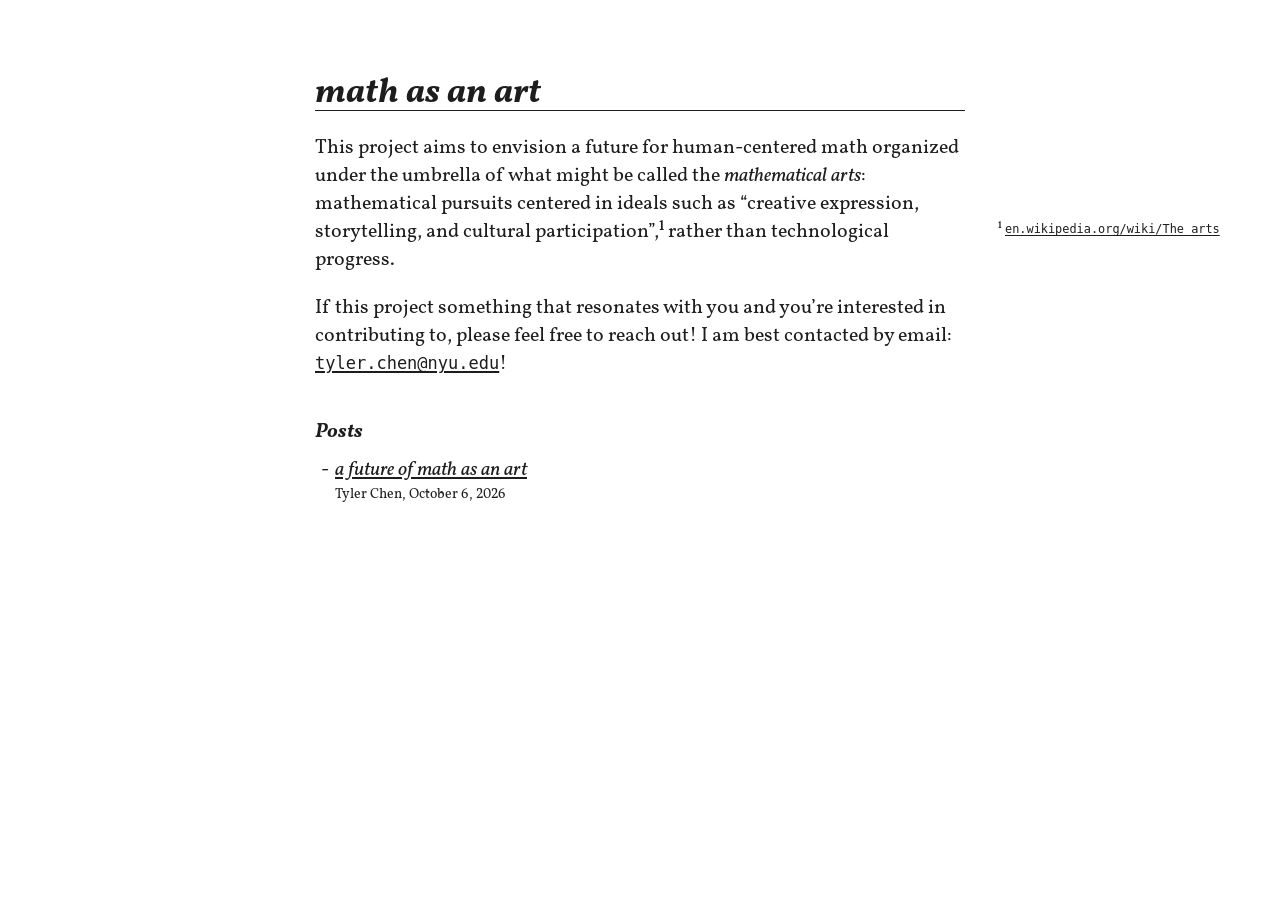
<file: index.html>
<!DOCTYPE html>
<html lang="en">
<head>
  <meta charset="utf-8">
  <title>math as an art</title>
  <meta name="description" content="math as an art">
  <meta name="viewport" content="width=device-width, initial-scale=1">

  <link rel="icon" href="icon.ico">
  <link rel="stylesheet" href="css/landing.css">
  <link rel="stylesheet" href="css/print.css" media="print">
</head>
<body>
<div id="contentContainer">


<h1>math as an art</h1>
<p>This project aims to envision a future for human-centered math organized under the umbrella of what might be called the <em>mathematical arts</em>: mathematical pursuits centered in ideals such as “creative expression, storytelling, and cultural participation”,<input type="checkbox" id="sn-1" class="sidenote-toggle"><label for="sn-1" class="sidenote-ref"></label><span class="sidenote"><a href="https://en.wikipedia.org/wiki/The_arts"><code>en.wikipedia.org/wiki/The_arts</code></a></span> rather than technological progress.</p>
<p>If this project something that resonates with you and you’re interested in contributing to, please feel free to reach out! I am best contacted by email: <a href="mailto:tyler.chen@nyu.edu"><code>tyler.chen@nyu.edu</code></a>!</p>
<h2 id="posts">Posts</h2>
<ul class="posts">
<li><a href="a-future-of-math-as-an-art/" class="post-title">a future of math as an art</a><span class="post-meta">Tyler Chen, October 6, 2026</span></li>
</ul>

</div>
</body>
</html>
</file>
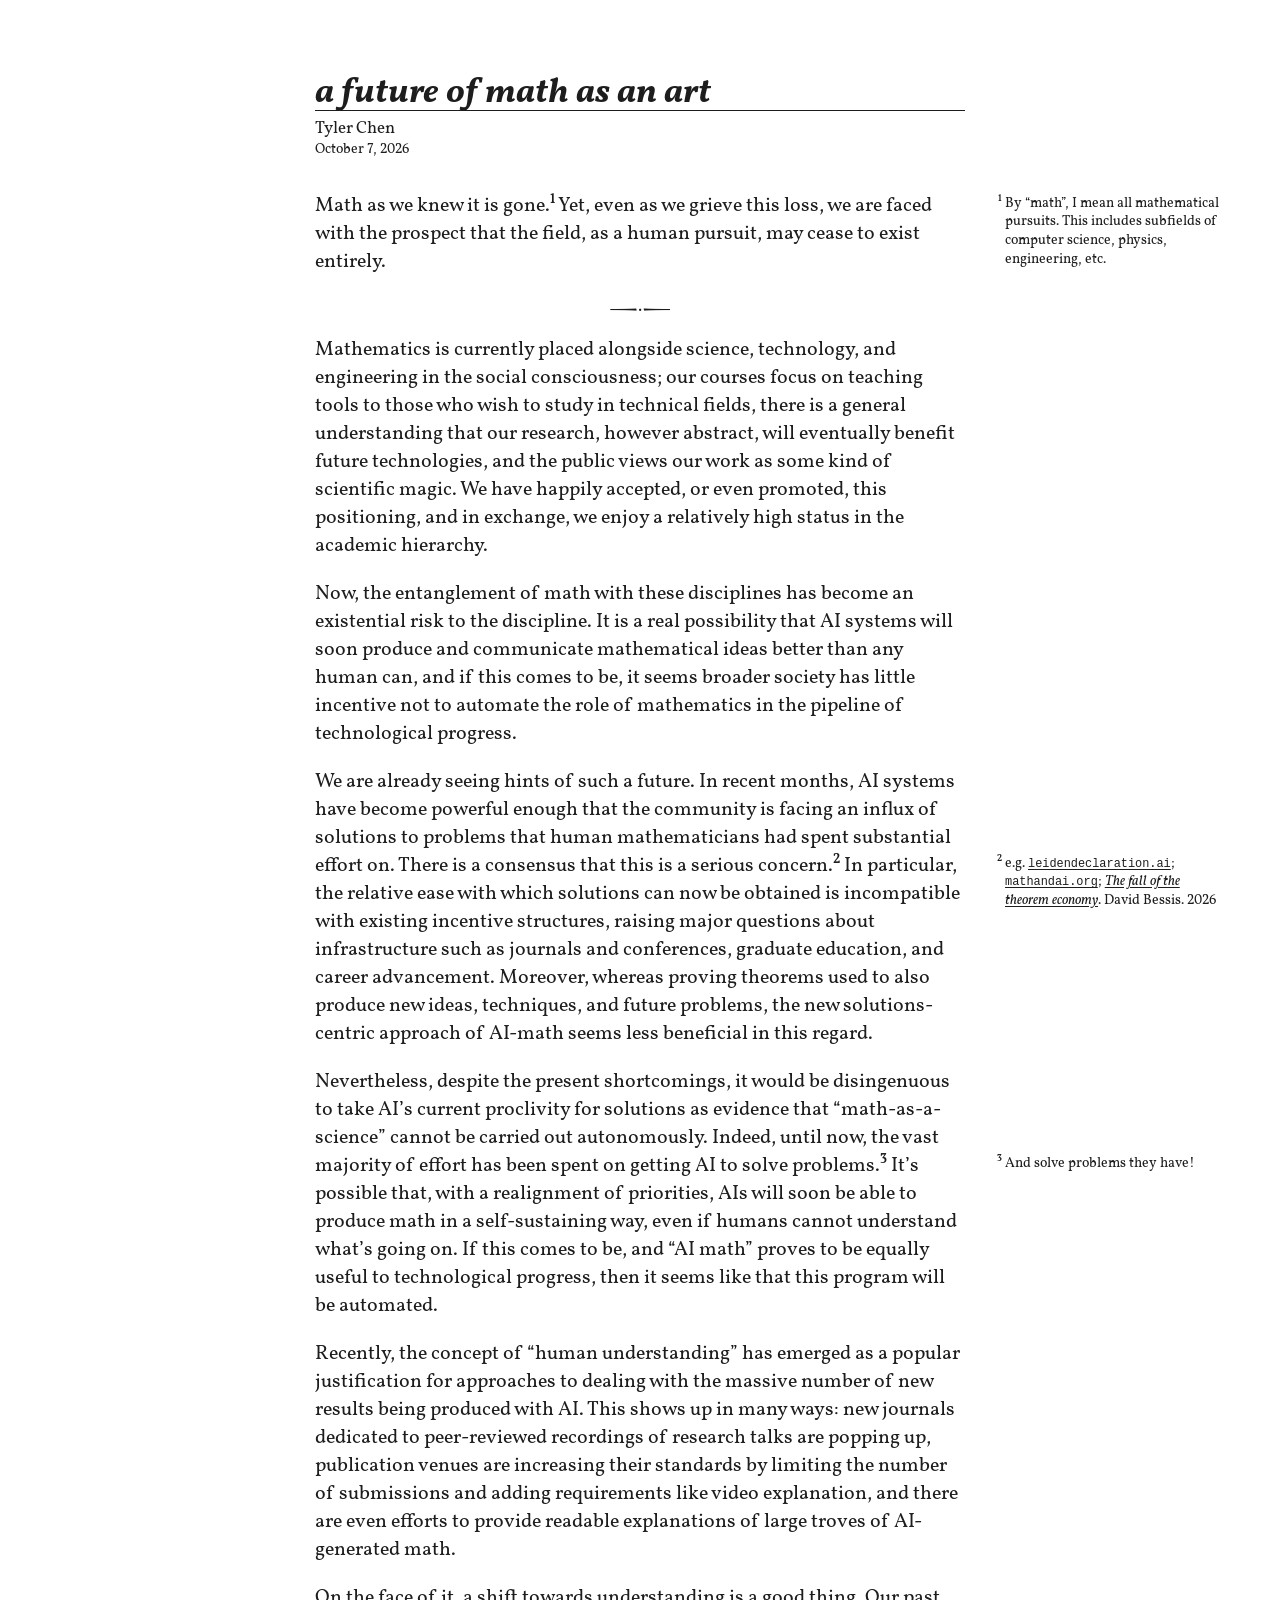
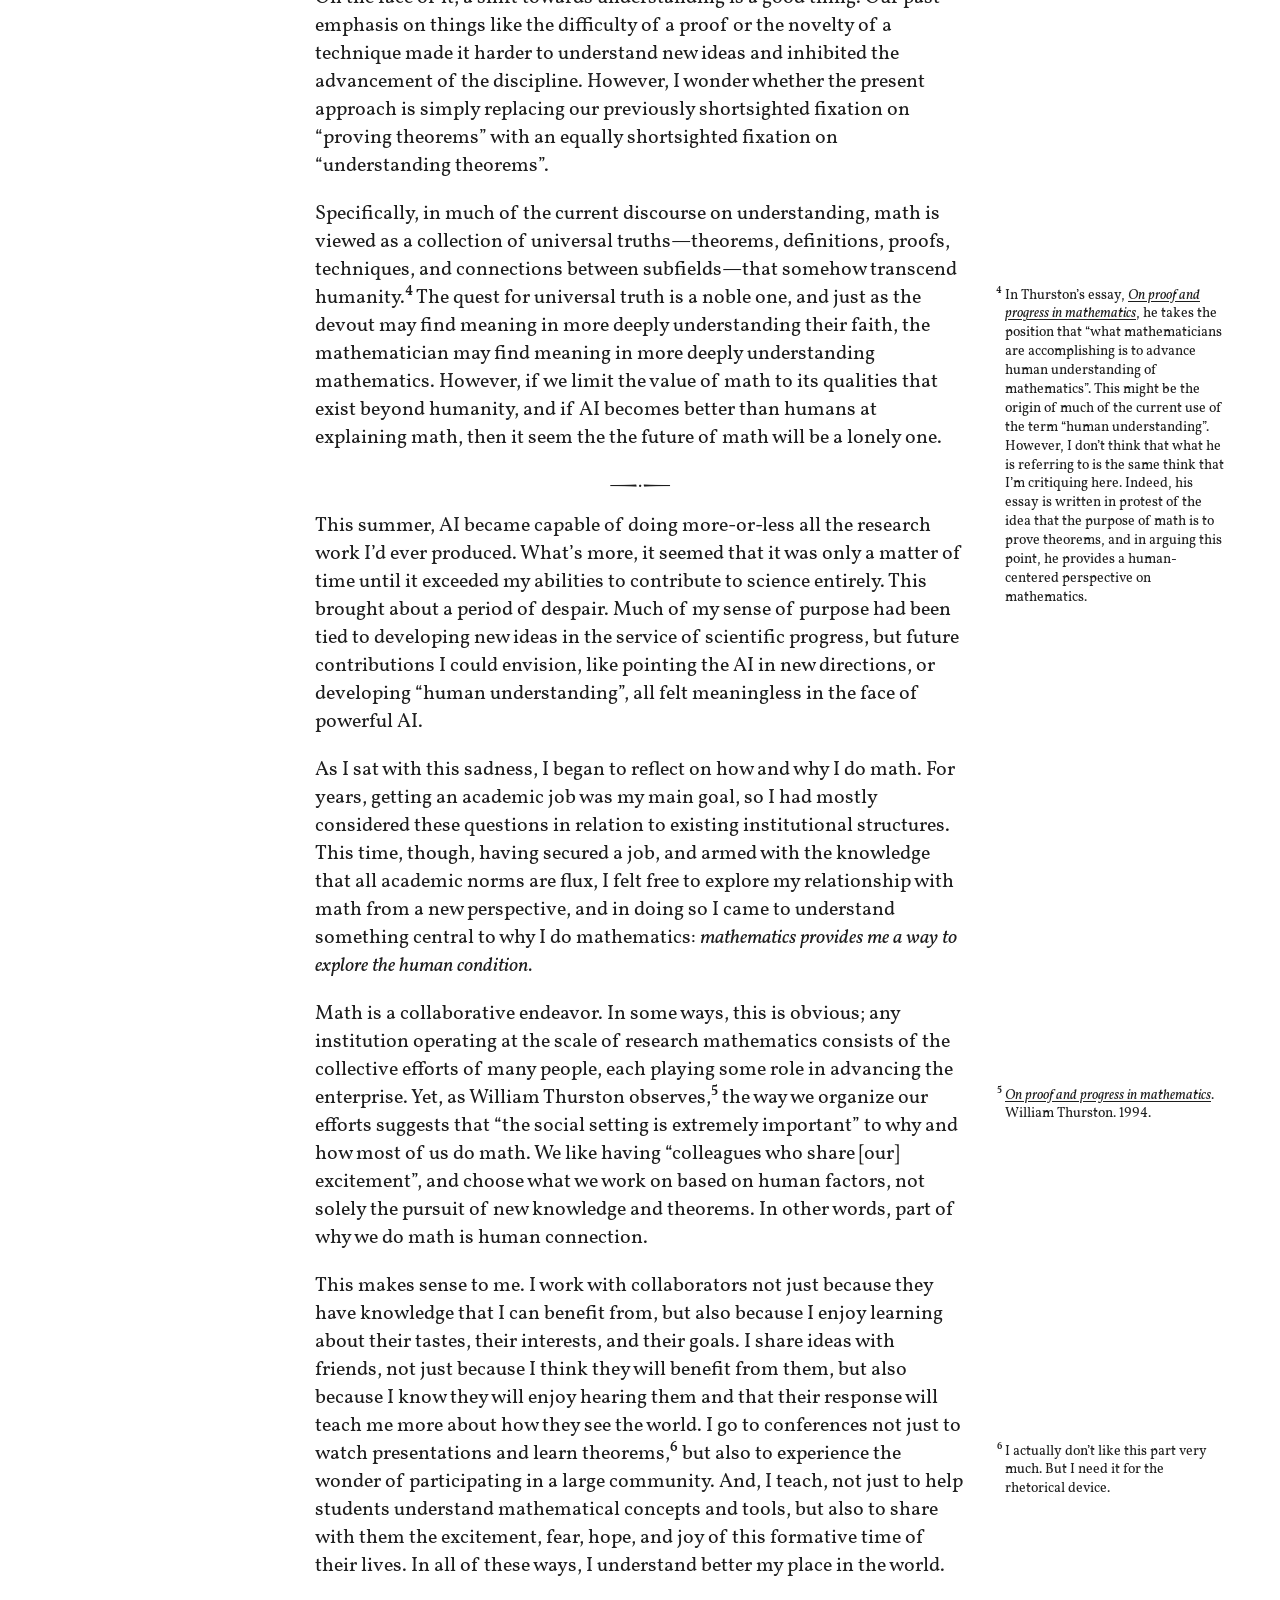
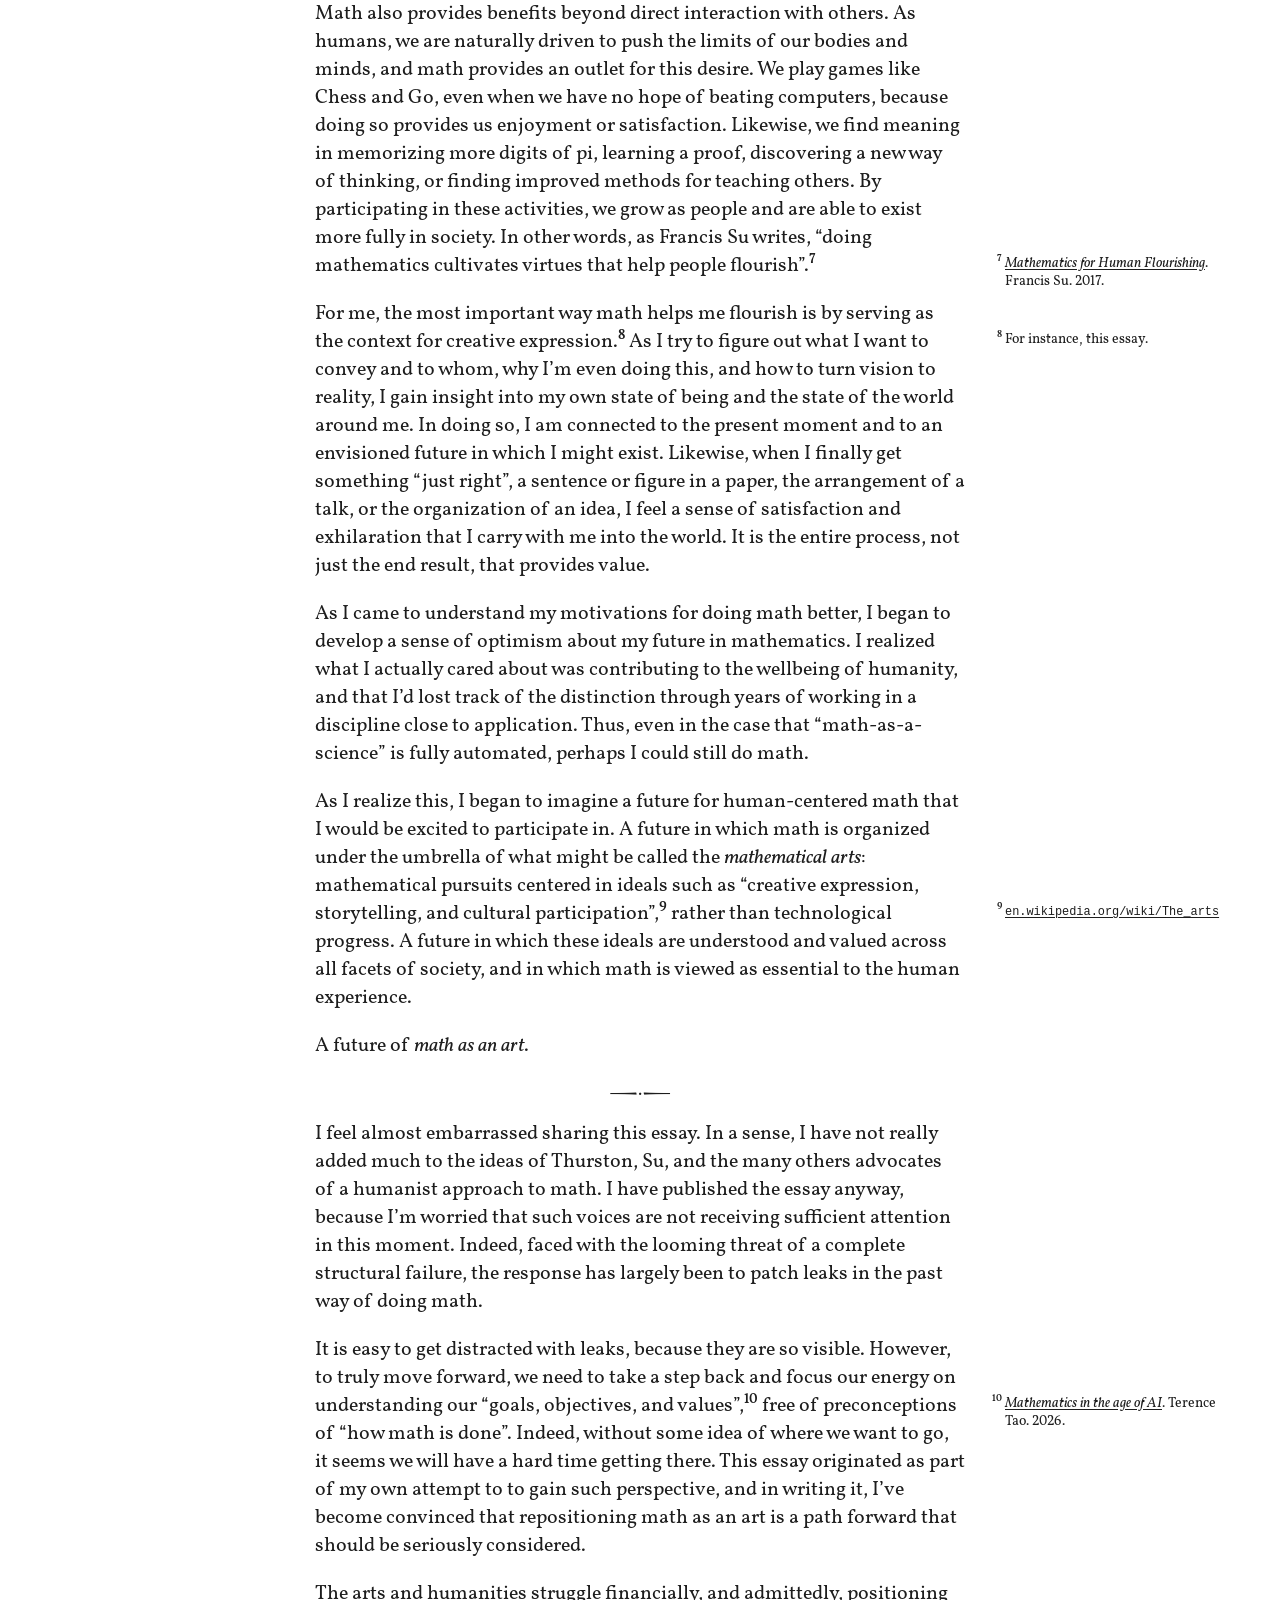
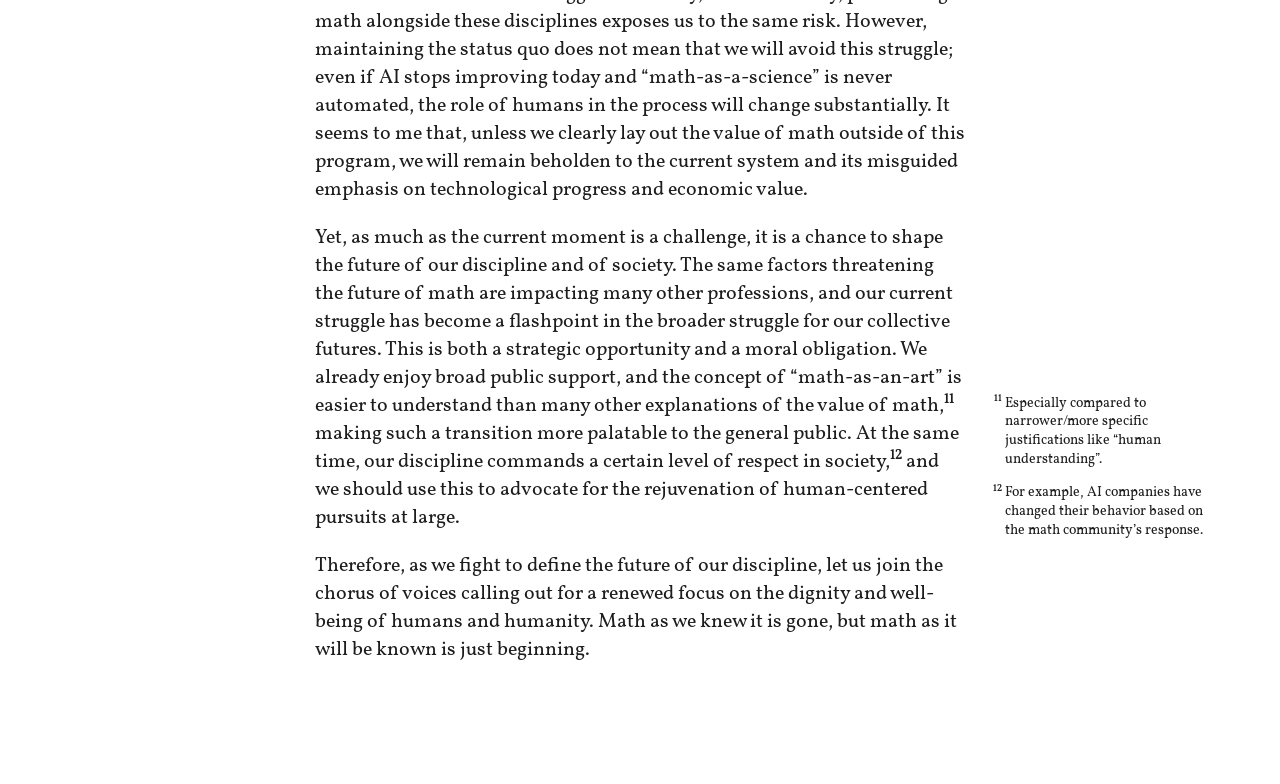
<file: a-future-of-math-as-an-art/index.html>
<!DOCTYPE html>
<html lang="en">
<head>
  <meta charset="utf-8">
  <title>a future of math as an art</title>
  <meta name="author" content="Tyler Chen">
  <meta name="institution" content="NYU Shanghai">
  <meta name="date" content="October 7, 2026">
  <meta name="keywords" content="mathematics, arts, artificial intelligence, future">
  <meta name="description" content="a future of math as an art">
  <meta name="viewport" content="width=device-width, initial-scale=1">

  <link rel="icon" href="../icon.ico">
  <link rel="stylesheet" href="../css/landing.css">
  <link rel="stylesheet" href="../css/print.css" media="print">
</head>
<body>
<div id="contentContainer">


<h1>a future of math as an art</h1>
<p class="byline"><span class="author">Tyler Chen</span> <span class="date">October 7, 2026</span></p>
<p>Math as we knew it is gone.<input type="checkbox" id="sn-1" class="sidenote-toggle"><label for="sn-1" class="sidenote-ref"></label><span class="sidenote">By “math”, I mean all mathematical pursuits. This includes subfields of computer science, physics, engineering, etc.</span> Yet, even as we grieve this loss, we are faced with the prospect that the field, as a human pursuit, may cease to exist entirely.</p>
<div class="divider">
-.-
</div>
<p>Mathematics is currently placed alongside science, technology, and engineering in the social consciousness; our courses focus on teaching tools to those who wish to study in technical fields, there is a general understanding that our research, however abstract, will eventually benefit future technologies, and the public views our work as some kind of scientific magic. We have happily accepted, or even promoted, this positioning, and in exchange, we enjoy a relatively high status in the academic hierarchy.</p>
<p>Now, the entanglement of math with these disciplines has become an existential risk to the discipline. It is a real possibility that AI systems will soon produce and communicate mathematical ideas better than any human can, and if this comes to be, it seems broader society has little incentive not to automate the role of mathematics in the pipeline of technological progress.</p>
<p>We are already seeing hints of such a future. In recent months, AI systems have become powerful enough that the community is facing an influx of solutions to problems that human mathematicians had spent substantial effort on. There is a consensus that this is a serious concern.<input type="checkbox" id="sn-2" class="sidenote-toggle"><label for="sn-2" class="sidenote-ref"></label><span class="sidenote">e.g. <a href="https://leidendeclaration.ai/"><code>leidendeclaration.ai</code></a>; <a href="https://mathandai.org"><code>mathandai.org</code></a>; <a href="https://davidbessis.substack.com/p/the-fall-of-the-theorem-economy"><em>The fall of the theorem economy</em></a>. David Bessis. 2026</span> In particular, the relative ease with which solutions can now be obtained is incompatible with existing incentive structures, raising major questions about infrastructure such as journals and conferences, graduate education, and career advancement. Moreover, whereas proving theorems used to also produce new ideas, techniques, and future problems, the new solutions-centric approach of AI-math seems less beneficial in this regard.</p>
<p>Nevertheless, despite the present shortcomings, it would be disingenuous to take AI’s current proclivity for solutions as evidence that “math-as-a-science” cannot be carried out autonomously. Indeed, until now, the vast majority of effort has been spent on getting AI to solve problems.<input type="checkbox" id="sn-3" class="sidenote-toggle"><label for="sn-3" class="sidenote-ref"></label><span class="sidenote">And solve problems they have!</span> It’s possible that, with a realignment of priorities, AIs will soon be able to produce math in a self-sustaining way, even if humans cannot understand what’s going on. If this comes to be, and “AI math” proves to be equally useful to technological progress, then it seems like that this program will be automated.</p>
<p>Recently, the concept of “human understanding” has emerged as a popular justification for approaches to dealing with the massive number of new results being produced with AI. This shows up in many ways: new journals dedicated to peer-reviewed recordings of research talks are popping up, publication venues are increasing their standards by limiting the number of submissions and adding requirements like video explanation, and there are even efforts to provide readable explanations of large troves of AI-generated math.</p>
<p>On the face of it, a shift towards understanding is a good thing. Our past emphasis on things like the difficulty of a proof or the novelty of a technique made it harder to understand new ideas and inhibited the advancement of the discipline. However, I wonder whether the present approach is simply replacing our previously shortsighted fixation on “proving theorems” with an equally shortsighted fixation on “understanding theorems”.</p>
<p>Specifically, in much of the current discourse on understanding, math is viewed as a collection of universal truths—theorems, definitions, proofs, techniques, and connections between subfields—that somehow transcend humanity.<input type="checkbox" id="sn-4" class="sidenote-toggle"><label for="sn-4" class="sidenote-ref"></label><span class="sidenote">In Thurston’s essay, <a href="https://arxiv.org/pdf/math/9404236"><em>On proof and progress in mathematics</em></a>, he takes the position that “what mathematicians are accomplishing is to advance human understanding of mathematics”. This might be the origin of much of the current use of the term “human understanding”. However, I don’t think that what he is referring to is the same think that I’m critiquing here. Indeed, his essay is written in protest of the idea that the purpose of math is to prove theorems, and in arguing this point, he provides a human-centered perspective on mathematics.</span> The quest for universal truth is a noble one, and just as the devout may find meaning in more deeply understanding their faith, the mathematician may find meaning in more deeply understanding mathematics. However, if we limit the value of math to its qualities that exist beyond humanity, and if AI becomes better than humans at explaining math, then it seem the the future of math will be a lonely one.</p>
<div class="divider">
-.-
</div>
<p>This summer, AI became capable of doing more-or-less all the research work I’d ever produced. What’s more, it seemed that it was only a matter of time until it exceeded my abilities to contribute to science entirely. This brought about a period of despair. Much of my sense of purpose had been tied to developing new ideas in the service of scientific progress, but future contributions I could envision, like pointing the AI in new directions, or developing “human understanding”, all felt meaningless in the face of powerful AI.</p>
<p>As I sat with this sadness, I began to reflect on how and why I do math. For years, getting an academic job was my main goal, so I had mostly considered these questions in relation to existing institutional structures. This time, though, having secured a job, and armed with the knowledge that all academic norms are flux, I felt free to explore my relationship with math from a new perspective, and in doing so I came to understand something central to why I do mathematics: <em>mathematics provides me a way to explore the human condition.</em></p>
<p>Math is a collaborative endeavor. In some ways, this is obvious; any institution operating at the scale of research mathematics consists of the collective efforts of many people, each playing some role in advancing the enterprise. Yet, as William Thurston observes,<input type="checkbox" id="sn-5" class="sidenote-toggle"><label for="sn-5" class="sidenote-ref"></label><span class="sidenote"><a href="https://arxiv.org/pdf/math/9404236"><em>On proof and progress in mathematics</em></a>. William Thurston. 1994.</span> the way we organize our efforts suggests that “the social setting is extremely important” to why and how most of us do math. We like having “colleagues who share [our] excitement”, and choose what we work on based on human factors, not solely the pursuit of new knowledge and theorems. In other words, part of why we do math is human connection.</p>
<p>This makes sense to me. I work with collaborators not just because they have knowledge that I can benefit from, but also because I enjoy learning about their tastes, their interests, and their goals. I share ideas with friends, not just because I think they will benefit from them, but also because I know they will enjoy hearing them and that their response will teach me more about how they see the world. I go to conferences not just to watch presentations and learn theorems,<input type="checkbox" id="sn-6" class="sidenote-toggle"><label for="sn-6" class="sidenote-ref"></label><span class="sidenote">I actually don’t like this part very much. But I need it for the rhetorical device.</span> but also to experience the wonder of participating in a large community. And, I teach, not just to help students understand mathematical concepts and tools, but also to share with them the excitement, fear, hope, and joy of this formative time of their lives. In all of these ways, I understand better my place in the world.</p>
<p>Math also provides benefits beyond direct interaction with others. As humans, we are naturally driven to push the limits of our bodies and minds, and math provides an outlet for this desire. We play games like Chess and Go, even when we have no hope of beating computers, because doing so provides us enjoyment or satisfaction. Likewise, we find meaning in memorizing more digits of pi, learning a proof, discovering a new way of thinking, or finding improved methods for teaching others. By participating in these activities, we grow as people and are able to exist more fully in society. In other words, as Francis Su writes, “doing mathematics cultivates virtues that help people flourish”.<input type="checkbox" id="sn-7" class="sidenote-toggle"><label for="sn-7" class="sidenote-ref"></label><span class="sidenote"><a href="https://francissu.substack.com/p/mathematics-for-human-flourishing"><em>Mathematics for Human Flourishing</em></a>. Francis Su. 2017.</span></p>
<p>For me, the most important way math helps me flourish is by serving as the context for creative expression.<input type="checkbox" id="sn-8" class="sidenote-toggle"><label for="sn-8" class="sidenote-ref"></label><span class="sidenote">For instance, this essay.</span> As I try to figure out what I want to convey and to whom, why I’m even doing this, and how to turn vision to reality, I gain insight into my own state of being and the state of the world around me. In doing so, I am connected to the present moment and to an envisioned future in which I might exist. Likewise, when I finally get something “just right”, a sentence or figure in a paper, the arrangement of a talk, or the organization of an idea, I feel a sense of satisfaction and exhilaration that I carry with me into the world. It is the entire process, not just the end result, that provides value.</p>
<p>As I came to understand my motivations for doing math better, I began to develop a sense of optimism about my future in mathematics. I realized what I actually cared about was contributing to the wellbeing of humanity, and that I’d lost track of the distinction through years of working in a discipline close to application. Thus, even in the case that “math-as-a-science” is fully automated, perhaps I could still do math.</p>
<p>As I realize this, I began to imagine a future for human-centered math that I would be excited to participate in. A future in which math is organized under the umbrella of what might be called the <em>mathematical arts</em>: mathematical pursuits centered in ideals such as “creative expression, storytelling, and cultural participation”,<input type="checkbox" id="sn-9" class="sidenote-toggle"><label for="sn-9" class="sidenote-ref"></label><span class="sidenote"><a href="https://en.wikipedia.org/wiki/The_arts"><code>en.wikipedia.org/wiki/The_arts</code></a></span> rather than technological progress. A future in which these ideals are understood and valued across all facets of society, and in which math is viewed as essential to the human experience.</p>
<p>A future of <em>math as an art</em>.</p>
<div class="divider">
-.-
</div>
<p>I feel almost embarrassed sharing this essay. In a sense, I have not really added much to the ideas of Thurston, Su, and the many others advocates of a humanist approach to math. I have published the essay anyway, because I’m worried that such voices are not receiving sufficient attention in this moment. Indeed, faced with the looming threat of a complete structural failure, the response has largely been to patch leaks in the past way of doing math.</p>
<p>It is easy to get distracted with leaks, because they are so visible. However, to truly move forward, we need to take a step back and focus our energy on understanding our “goals, objectives, and values”,<input type="checkbox" id="sn-10" class="sidenote-toggle"><label for="sn-10" class="sidenote-ref"></label><span class="sidenote"><a href="https://arxiv.org/pdf/2608.16753"><em>Mathematics in the age of AI</em></a>. Terence Tao. 2026.</span> free of preconceptions of “how math is done”. Indeed, without some idea of where we want to go, it seems we will have a hard time getting there. This essay originated as part of my own attempt to to gain such perspective, and in writing it, I’ve become convinced that repositioning math as an art is a path forward that should be seriously considered.</p>
<p>The arts and humanities struggle financially, and admittedly, positioning math alongside these disciplines exposes us to the same risk. However, maintaining the status quo does not mean that we will avoid this struggle; even if AI stops improving today and “math-as-a-science” is never automated, the role of humans in the process will change substantially. It seems to me that, unless we clearly lay out the value of math outside of this program, we will remain beholden to the current system and its misguided emphasis on technological progress and economic value.</p>
<p>Yet, as much as the current moment is a challenge, it is a chance to shape the future of our discipline and of society. The same factors threatening the future of math are impacting many other professions, and our current struggle has become a flashpoint in the broader struggle for our collective futures. This is both a strategic opportunity and a moral obligation. We already enjoy broad public support, and the concept of “math-as-an-art” is easier to understand than many other explanations of the value of math,<input type="checkbox" id="sn-11" class="sidenote-toggle"><label for="sn-11" class="sidenote-ref"></label><span class="sidenote">Especially compared to narrower/more specific justifications like “human understanding”.</span> making such a transition more palatable to the general public. At the same time, our discipline commands a certain level of respect in society,<input type="checkbox" id="sn-12" class="sidenote-toggle"><label for="sn-12" class="sidenote-ref"></label><span class="sidenote">For example, AI companies have changed their behavior based on the math community’s response.</span> and we should use this to advocate for the rejuvenation of human-centered pursuits at large.</p>
<p>Therefore, as we fight to define the future of our discipline, let us join the chorus of voices calling out for a renewed focus on the dignity and well-being of humans and humanity. Math as we knew it is gone, but math as it will be known is just beginning.</p>

</div>
</body>
</html>
</file>
<file: css/landing.css>
@charset "utf-8";

@font-face {
    font-family: 'Vollkorn';
    src: url('../font/vollkorn/Vollkorn-Regular.woff2') format('woff2');
    font-weight: 400;
    font-style: normal;
    font-display: swap;
}

@font-face {
    font-family: 'Vollkorn';
    src: url('../font/vollkorn/Vollkorn-Italic.woff2') format('woff2');
    font-weight: 400;
    font-style: italic;
    font-display: swap;
}

@font-face {
    font-family: 'Vollkorn';
    src: url('../font/vollkorn/Vollkorn-SemiBold.woff2') format('woff2');
    font-weight: 600;
    font-style: normal;
    font-display: swap;
}

@font-face {
    font-family: 'Vollkorn';
    src: url('../font/vollkorn/Vollkorn-Bold.woff2') format('woff2');
    font-weight: 700;
    font-style: normal;
    font-display: swap;
}

@font-face {
    font-family: 'Vollkorn';
    src: url('../font/vollkorn/Vollkorn-BoldItalic.woff2') format('woff2');
    font-weight: 700;
    font-style: italic;
    font-display: swap;
}

html {
    font-size: 20px;
}

body {
    margin: 0;
    font-family: 'Vollkorn', serif;
    font-variant-numeric: lining-nums;
    font-feature-settings: "lnum";
    font-weight: 400;
    color: #1d1d1d;
    hyphens: auto;
    /* only split words of 10+ letters, 4+ on each side, never two lines running */
    hyphenate-limit-chars: 10 4 4;
    hyphenate-limit-lines: 1;
}

/* no hyphenation in headings, the byline, or web addresses */
h1, h2, .byline, code {
    hyphens: manual;
}

/* browsers reset the numeral style on list numbers, so set it again */
::marker {
    font-variant-numeric: lining-nums;
}

#contentContainer {
    margin: 0 auto;
    width: 90%;
    max-width: 650px;
    padding: 10px 2% 5rem;
}

h1, h2 {
    font-style: italic;
    padding-top: 1em;
}

h1 {
    font-size: 35px;
    line-height: .9em;
    padding-bottom: 0;
    border-bottom: 1.7px solid #1d1d1d;
}

h2 {
    font-size: 20px;
}

/* the byline tucks under the title's rule, at the size of the sidenotes */
h1:has(+ .byline) {
    margin-bottom: 0;
}

.byline {
    display: flex;
    flex-direction: column;
    align-items: flex-start;
    margin: 0.35rem 0 1.6rem;
    font-size: 70%;
    line-height: 1.35;
    text-align: left;
}

.byline .author {
    font-size: 0.85rem;
}

/* a divider is the text -.- which Vollkorn draws as an ornament when
   discretionary ligatures are on; being text, it can still be copied */
.divider {
    margin: 0.5em 0 -.4em;
    text-align: center;
    font-feature-settings: "dlig";
}

body {
    counter-reset: sidenote;
}

.sidenote-ref {
    counter-increment: sidenote;
}

.sidenote-ref::after,
.sidenote::before {
    content: counter(sidenote);
    font-size: 70%;
    font-weight: 600;
    line-height: 0;
    vertical-align: super;
}

/* hang the number outside the note so the note text stays flush left;
   it sits on the note's first line, raised like the marker in the text */
.sidenote::before {
    position: absolute;
    right: 100%;
    top: -0.45em;
    padding-right: 0.3em;
    line-height: calc(1.35 / 0.7);
    vertical-align: baseline;
    font-weight: 600;
    white-space: nowrap;
}

.sidenote-toggle {
    display: none;
}

.sidenote-ref {
    cursor: pointer;
}

.sidenote {
    display: none;
    position: relative;
    font-size: 70%;
    line-height: 1.35;
    text-align: left;
    overflow-wrap: anywhere;
}

/* narrow screens: tapping a number opens its note in a box over the text,
   just below the line the number is on; tapping again closes it */
@media (max-width: 1199.98px) {
    p {
        position: relative;
    }

    /* the number of an open note is inverted */
    .sidenote-toggle:checked + .sidenote-ref::after {
        background: #1d1d1d;
        color: #fff;
    }

    .sidenote-toggle:checked + .sidenote-ref + .sidenote {
        display: block;
        position: absolute;
        left: 0;
        right: 0;
        z-index: 1;
        margin: 0.3em 1.5em 0em 1.5em;
        padding: 0.7em 1em 0.7em 1.4em;
        background: #fff;

        border: 1px solid #1d1d1d;
    }

    .sidenote::before {
        right: auto;
        left: 0.9em;
        top: 0.55em;
        padding-right: 0;
    }
}

/* phones: smaller text, no gap above the title */
@media (max-width: 500px) {
    html {
        font-size: 17px;
    }

    h1 {
        margin-top: 0;
        padding-top: 0;
        font-size: 28px;
    }

    h2 {
        font-size: 17px;
    }
}

/* wide screens: notes always show, out in the right margin */
@media (min-width: 1200px) {
    .sidenote-ref {
        cursor: auto;
    }

    .sidenote {
        display: block;
        float: right;
        clear: right;
        width: 220px;
        margin: 0.2em -260px 0.8em 0;
    }
}

ul {
    padding-left: 1em;
    list-style: none;
}

ol {
    padding-left: 1.4em;
}

li {
    position: relative;
    margin: 1em 0;
    text-align: left;
}

li > p {
    margin: 0;
}

/* the dash sits in the list's indent so wrapped lines stay flush */
ul > li::before {
    content: "-";
    position: absolute;
    right: 100%;
    padding-right: 0.3em;
}

/* a list of posts: title, then author and date, then a one-line summary */
h2:has(+ ul.posts) {
    margin-bottom: 0.5em;
}

ul.posts {
    margin-top: 0;
}

ul.posts > li {
    margin: 1.2em 0;
}

ul.posts > li:first-child {
    margin-top: 0;
}

.post-title {
    font-style: italic;
}

.post-meta {
    display: block;
    margin-top: 0.15em;
    font-size: 70%;
    line-height: 1.35;
}

.post-tldr {
    margin: 0.3em 0 0;
    font-size: 85%;
    line-height: 1.4;
}

code {
    font-family: monospace;
    font-size: 85%;
    overflow-wrap: anywhere;
}

a {
    color: inherit;
    text-underline-offset: 2px;
}

a:hover {
    background: #1d1d1d;
    color: #fff;
}

.menu {
    padding-bottom: 5px;
}

.menu a {
    display: block;
    width: fit-content;
    text-decoration: none;
    line-height: 1.2;
}

.menu a:hover {
    font-style: italic;
}

img {
    width: 100%;
    height: auto;
}

#nameSmall {
    float: right;
    width: auto;
    height: 5em;
}

@media (min-width: 600px) {
    #contentContainer {
        padding-top: 20px;
    }
}
</file>
<file: css/print.css>
@charset "utf-8";

/* printing: loaded after landing.css, for print only. The text sits in a
   column on the left and the sidenotes in the margin to its right. */

@page {
    margin: 2cm 1.8cm;
}

html {
    font-size: 11pt;
}

body {
    color: #000;
}

#contentContainer {
    width: auto;
    max-width: none;
    margin: 0 5.6cm 0 0;
    padding: 0;
}

h1 {
    margin-top: 0;
    padding-top: 0;
    font-size: 22pt;
    border-bottom-color: #000;
}

h2 {
    font-size: 11pt;
}

h1, h2, .divider {
    break-after: avoid;
}

p {
    orphans: 2;
    widows: 2;
}

li {
    break-inside: avoid;
}

/* notes always show, whether or not they were open on screen */
.sidenote,
.sidenote-toggle:checked + .sidenote-ref + .sidenote {
    display: block;
    position: relative;
    left: auto;
    right: auto;
    z-index: auto;
    float: right;
    clear: right;
    width: 4.8cm;
    margin: 0.2em -5.6cm 0.8em 0;
    padding: 0;
    border: 0;
    background: none;
    break-inside: avoid;
}

.sidenote::before {
    right: 100%;
    left: auto;
    top: -0.45em;
    padding-right: 0.3em;
}

.sidenote-toggle:checked + .sidenote-ref::after {
    background: none;
    color: inherit;
}

a,
a:hover {
    background: none;
    color: inherit;
}
</file>
